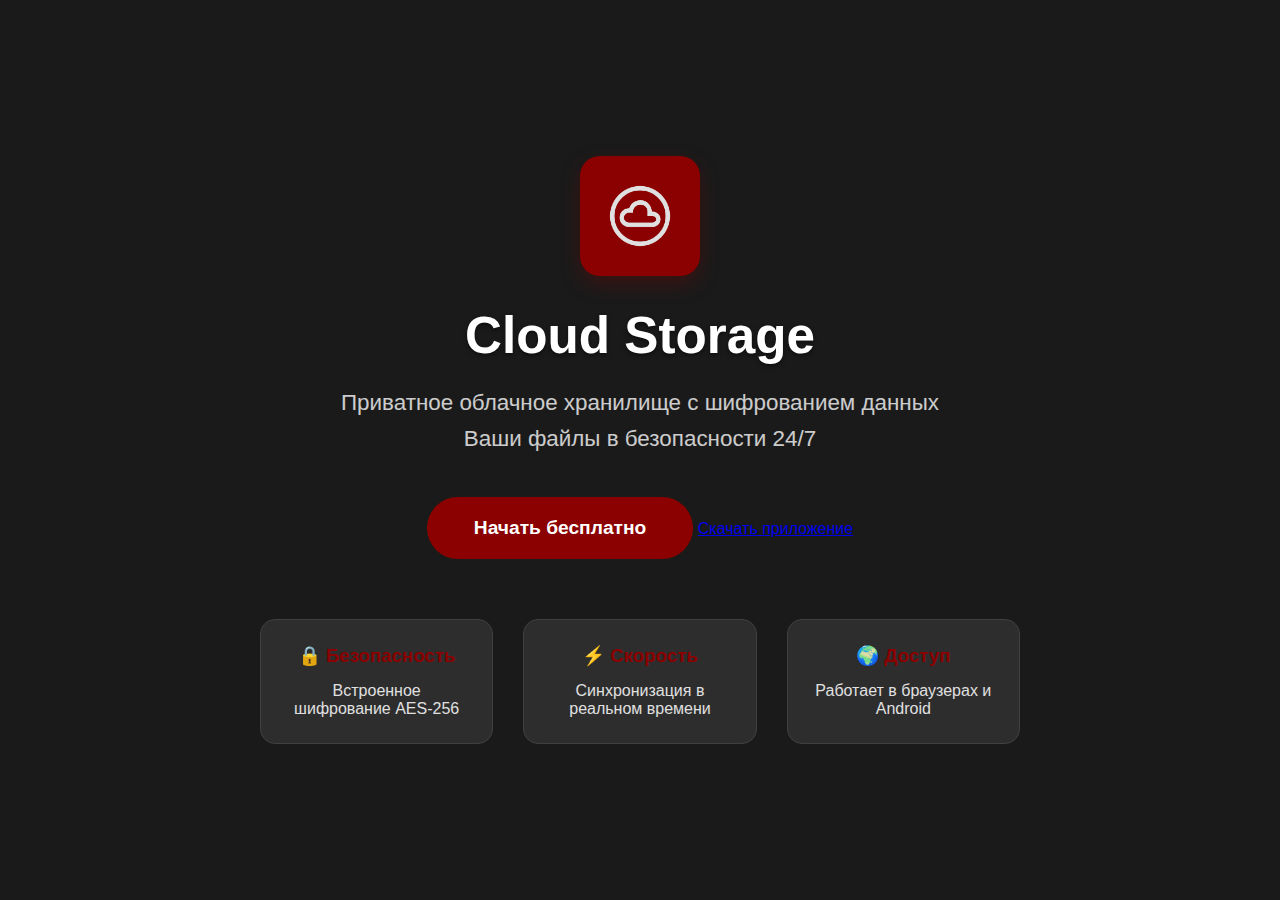
<file: www/index.html>
<!DOCTYPE html>
<html lang="ru">
<head>
    <meta charset="UTF-8">
    <meta name="viewport" content="width=device-width, initial-scale=1.0">
    <title>Cloud Storage - Ваше безопасное хранилище</title>
    <link rel="stylesheet" href="index.css">
</head>
<body>
    <div class="hero">
        <div class="logo">
            <!-- Замените src на свой логотип -->
            <img src="logo-e0e0e0.png" alt="Cloud Logo">
        </div>
        
        <h1>Cloud Storage</h1>
        <p class="tagline">
            Приватное облачное хранилище с шифрованием данных<br>
            Ваши файлы в безопасности 24/7
        </p>
        
        <a href="register.html" class="cta-button">Начать бесплатно</a>
        <a href="cloud_storage.apk" class="apk-button">Скачать приложение</a>

        <div class="features">
            <div class="feature-item">
                <h3>🔒 Безопасность</h3>
                <p>Встроенное шифрование AES-256</p>
            </div>
            <div class="feature-item">
                <h3>⚡️ Скорость</h3>
                <p>Синхронизация в реальном времени</p>
            </div>
            <div class="feature-item">
                <h3>🌍 Доступ</h3>
                <p>Работает в браузерах и Android</p>
            </div>
        </div>
    </div>
</body>
</html>
</file>
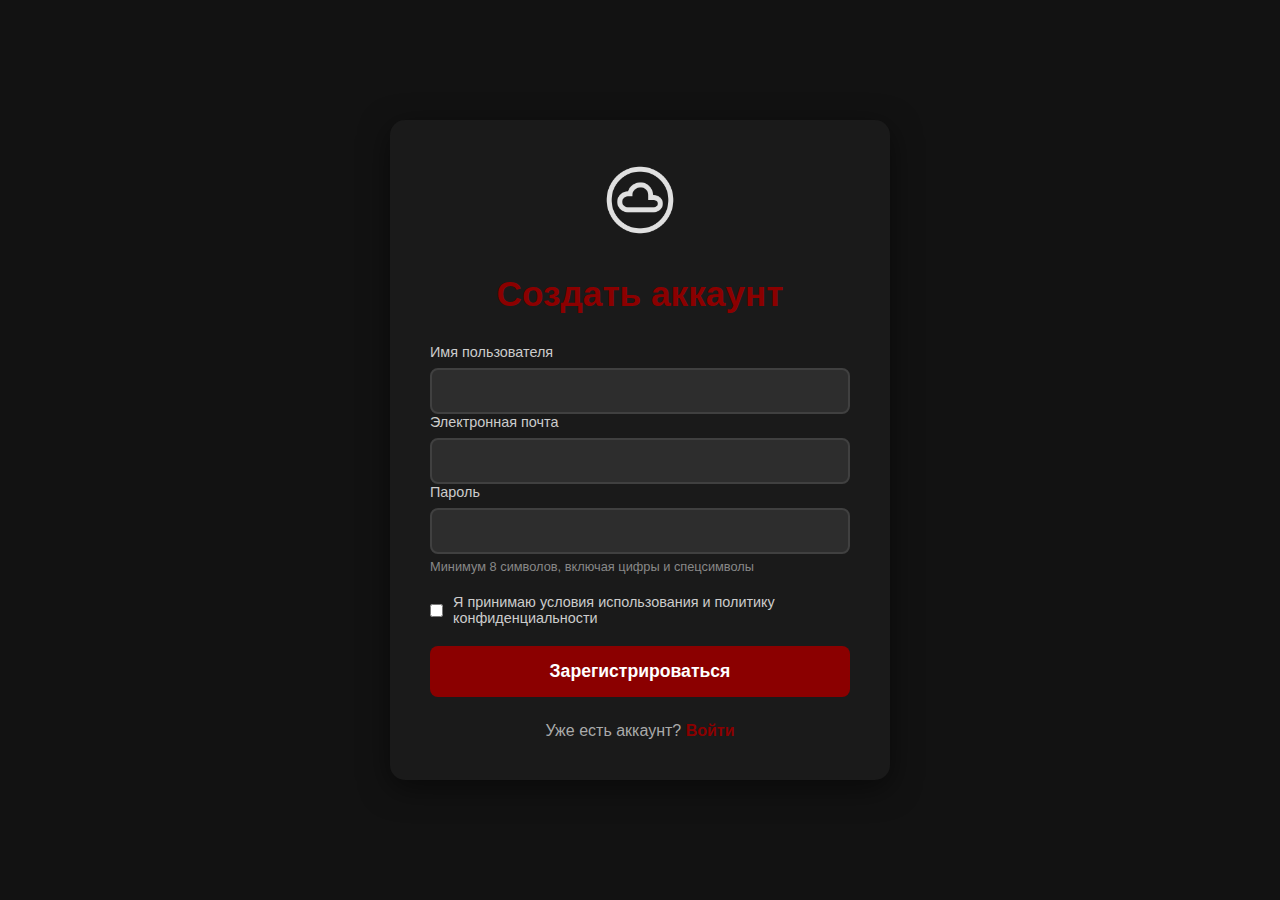
<file: www/register.html>
<!DOCTYPE html>
<html lang="ru">
<head>
    <meta charset="UTF-8">
    <meta name="viewport" content="width=device-width, initial-scale=1.0">
    <title>Регистрация | Cloud Storage</title>
    <link rel="stylesheet" href="style.css">
</head>
<body>
    <div class="container">
        <div class="logo">
            <a href="index.html"><img src="logo-e0e0e0.png" alt="Cloud Logo"></a>
        </div>
        
        <h1>Создать аккаунт</h1>
        
        <form id="registrationForm">
            <div class="form-group-register">
                <label>Имя пользователя</label>
                <input type="text" id="login" required>
            </div>

            <div class="form-group-register">
                <label>Электронная почта</label>
                <input type="email" required>
            </div>

            <div class="form-group-register">
                <label>Пароль</label>
                <input type="password" id="password" required minlength="8">
                <div class="password-rules">Минимум 8 символов, включая цифры и спецсимволы</div>
            </div>

            <div class="terms">
                <input type="checkbox" id="terms" required>
                <label for="terms">Я принимаю условия использования и политику конфиденциальности</label>
            </div>

            <button type="submit">Зарегистрироваться</button>
        </form>

        <div class="login-link">
            Уже есть аккаунт? <a href="index.php">Войти</a>
        </div>
    </div>

    <script src="https://ajax.googleapis.com/ajax/libs/jquery/3.7.1/jquery.min.js"></script>
    <script>
        document.getElementById('registrationForm').addEventListener('submit', function(e) {
            e.stopPropagation();
            e.preventDefault();
            $.ajax({
                url: '/users',
                method: 'post',
                async:false,
                contentType: 'application/json',
                data: JSON.stringify({login: $(this).find('#login').val(), password: $(this).find('#password').val()}),
                success: function(data){alert('Регистрация прошла успешно');},
                error: function (jqXHR, exception) {
                if (jqXHR.status === 0) alert('Not connect. Verify Network.');
                else if (jqXHR.status == 400) alert('Ошибка создания пользователя: ' + jqXHR.responseText);
                else if (jqXHR.status == 404) alert('Requested page not found (404).');
                else if (jqXHR.status == 500) alert('Internal Server Error (500).');
                else if (exception === 'parsererror') alert('Requested JSON parse failed.'); // некорректный ввод post-params => return в .php, нет данных
                else if (exception === 'timeout') alert('Time out error.'); // сервер завис?
                else if (exception === 'abort') alert('Ajax request aborted.');
                else alert('Uncaught Error. ' + jqXHR.responseText);
                }
            });
        });
    </script>
</body>
</html>
</file>
<file: www/index.css>
* {
    margin: 0;
    padding: 0;
    box-sizing: border-box;
}

body {
    font-family: 'Arial', sans-serif;
    background: #1a1a1a;
    color: #e0e0e0;
    min-height: 100vh;
    display: flex;
    align-items: center;
    justify-content: center;
    text-align: center;
}

.hero {
    max-width: 800px;
    padding: 40px 20px;
}

.logo {
    width: 120px;
    height: 120px;
    background: #8B0000;
    border-radius: 20px;
    margin: 0 auto 30px;
    display: flex;
    align-items: center;
    justify-content: center;
    box-shadow: 0 8px 20px rgba(139, 0, 0, 0.3);
}

.logo img {
    width: 60%;
    /* filter: invert(1); */
}

h1 {
    font-size: 3.2rem;
    margin-bottom: 20px;
    color: #fff;
    text-shadow: 0 2px 4px rgba(0, 0, 0, 0.5);
}

.tagline {
    font-size: 1.4rem;
    margin-bottom: 40px;
    opacity: 0.9;
    line-height: 1.6;
}

.cta-button {
    background: #8B0000;
    color: #fff;
    padding: 18px 45px;
    border-radius: 50px;
    text-decoration: none;
    font-weight: bold;
    font-size: 1.2rem;
    transition: all 0.3s;
    display: inline-block;
    border: 2px solid transparent;
}

.cta-button:hover {
    background: #6A0D0D;
    transform: translateY(-2px);
    box-shadow: 0 8px 20px rgba(139, 0, 0, 0.3);
}

.features {
    display: grid;
    grid-template-columns: repeat(3, 1fr);
    gap: 30px;
    margin-top: 60px;
}

.feature-item {
    background: #2d2d2d;
    padding: 25px;
    border-radius: 15px;
    border: 1px solid #404040;
}

.feature-item h3 {
    color: #8B0000;
    margin-bottom: 15px;
}
</file>
<file: www/style.css>
* {
    margin: 0;
    padding: 0;
    box-sizing: border-box;
    font-family: 'Arial', sans-serif;
}

body {
    background: #121212;
    color: #ffffff;
    min-height: 100vh;
    display: flex;
    align-items: center;
    justify-content: center;
}

.container {
    background: #1a1a1a;
    padding: 40px;
    border-radius: 15px;
    box-shadow: 0 8px 30px rgba(0, 0, 0, 0.5);
    width: 100%;
    max-width: 500px;
    margin: 20px;
}

.logo {
    text-align: center;
    margin-bottom: 30px;
}

.logo img {
    width: 80px;
    /* filter: invert(15%) sepia(60%) saturate(4000%) hue-rotate(0deg) brightness(90%); */
}

h1 {
    text-align: center;
    color: #8B0000;
    margin-bottom: 30px;
    font-size: 2.2rem;
}

.form-group {
    margin-bottom: 25px;
    position: relative;
}

label {
    display: block;
    margin-bottom: 8px;
    color: #cccccc;
    font-size: 0.9rem;
}

input {
    width: 100%;
    padding: 12px 15px;
    background: #2d2d2d;
    border: 2px solid #404040;
    border-radius: 8px;
    color: #ffffff;
    font-size: 1rem;
    transition: all 0.3s;
}

input:focus {
    outline: none;
    border-color: #8B0000;
    background: #333333;
}

.password-rules {
    font-size: 0.8rem;
    color: #888888;
    margin-top: 5px;
}

#strength-text {
    font-size: 11px;
    text-align: center;
}

.weak {
    background-color: #C90000 !important;
}

.medium {
    background-color: #d6a000 !important;
}

.strong {
    background-color: #00903a !important;
}

.terms {
    display: flex;
    align-items: center;
    margin: 20px 0;
    gap: 10px;
}

.terms input {
    width: auto;
}

.terms label {
    margin: 0;
    color: #cccccc;
}

.password-toggle {
    position: absolute;
    right: 15px;
    top: 38px;
    cursor: pointer;
    color: #8B0000;
}

.remember-me {
    display: flex;
    align-items: center;
    gap: 10px;
    margin: 20px 0;
}

.remember-me input {
    width: auto;
}

button {
    width: 100%;
    padding: 15px;
    background: #8B0000;
    color: white;
    border: none;
    border-radius: 8px;
    font-size: 1.1rem;
    font-weight: bold;
    cursor: pointer;
    transition: all 0.3s;
}

button:hover {
    background: #6A0D0D;
    transform: translateY(-2px);
}

.login-link {
    text-align: center;
    margin-top: 25px;
    color: #aaaaaa;
}

.login-link a {
    color: #8B0000;
    text-decoration: none;
    font-weight: bold;
}

.login-link a:hover {
    text-decoration: underline;
}

.links {
    text-align: center;
    margin-top: 25px;
    display: flex;
    flex-direction: column;
    gap: 15px;
}

.links a {
    color: #8B0000;
    text-decoration: none;
    font-weight: bold;
}

.links a:hover {
    text-decoration: underline;
}

@media (max-width: 480px) {
    .container {
        padding: 25px;
        margin: 15px;
    }
    
    h1 {
        font-size: 1.8rem;
    }
}
</file>
